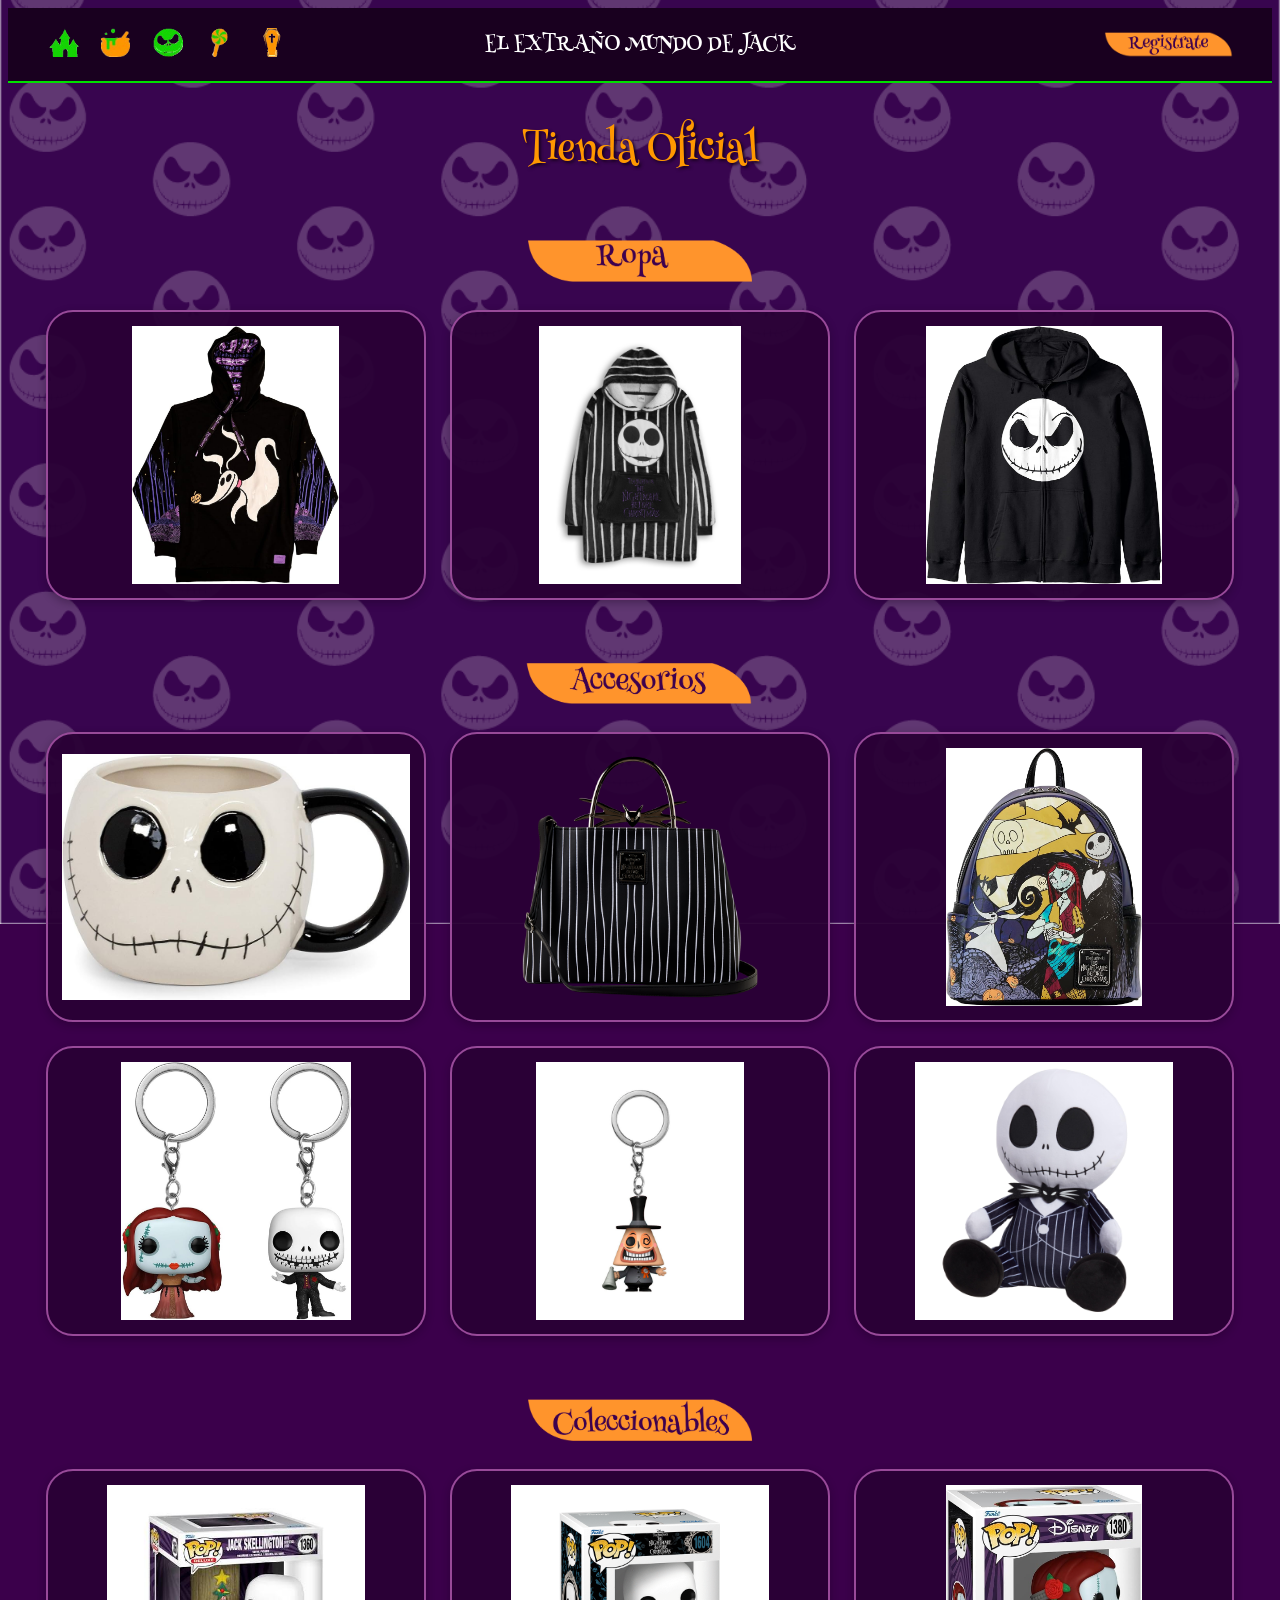
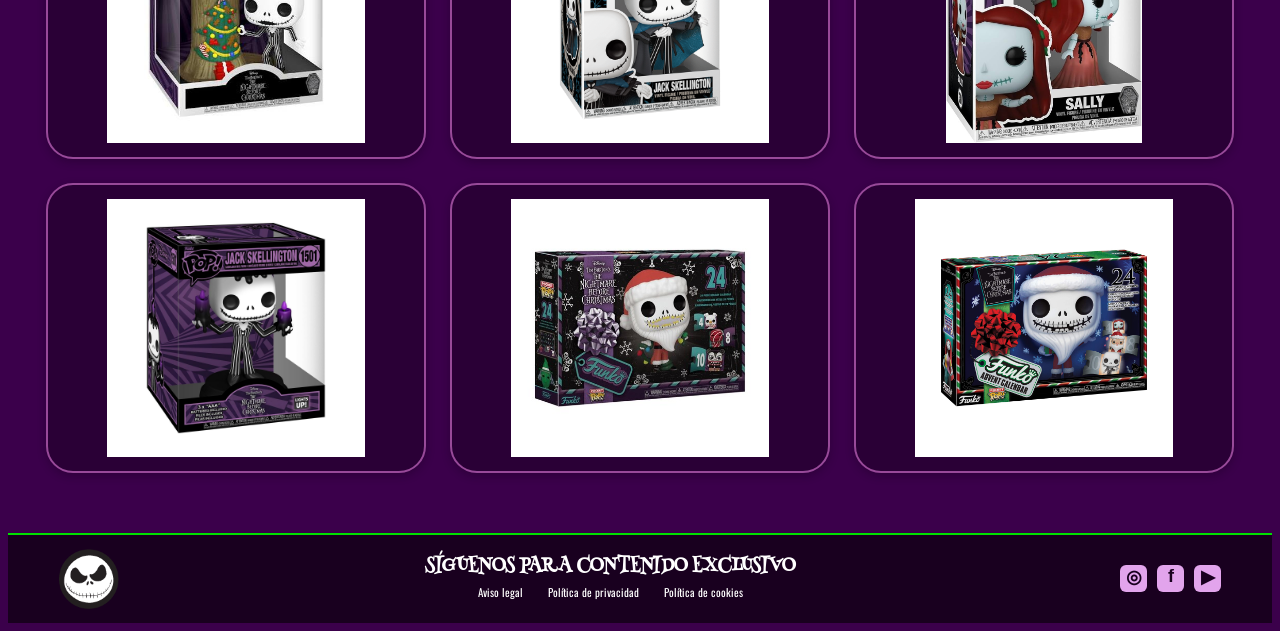
<file: Paginamerch/index.html>
<!DOCTYPE html>
<html lang="es">
<head>
    <meta charset="UTF-8">
    <meta name="viewport" content="width=device-width, initial-scale=1.0">
    <meta name="description" content="Descubre la mercancía de El extraño mundo de Jack.">
    <title>Mercancía | The Nightmare Before Christmas</title>
    <link rel="stylesheet" href="CSS/style.css">
        <link rel="icon" type="image/gif" href="img/jack-icono.png">

</head>

<body>

    <header class="navbar" id="inicio">

      <nav class="brand-icons">
        <a href="../Paginainicio/index.html" data-tooltip="Inicio">
            <img src="Img/Inicio.png" alt="Inicio">
        </a>
        <a href="../paginaproduccion/index.html"  data-tooltip="Producción">
            <img src="Img/Produccion.png" alt="Producción">
        </a>
        <a href="../Paginapersonajes/index.html" data-tooltip="Personajes">
            <img src="Img/Personajes.png" alt="Personajes">
        </a>
        <a href="../Paginamerch/index.html" data-tooltip="Mercancía">
            <img src="Img/Mercancia.png" alt="Mercancía">
        </a>
        <a href="../Paginagaleria/index.html" data-tooltip="Selección">
            <img src="Img/Seleccion.png" alt="Selección">
        </a>
    </nav>

    <h1 class="site-title">EL EXTRAÑO MUNDO DE JACK</h1>

        <a class="register-button" href="index.html#cuestionario">
            <img src="Img/Registrate.png" alt="Regístrate">
        </a>

    </header>


    <main>

        <section class="merch-intro">
            <h2>Tienda Oficial</h2>
        </section>

        <!-- ROPA -->
        <section class="merch-category" id="ropa">

            <img src="Img/Ropa.png" alt="Ropa" class="category-title">

            <div class="product-grid">

                <div class="product-card">
                    <img src="Img/ropa1.jpg" alt="Producto de ropa 1">
                </div>

                <div class="product-card">
                    <img src="Img/ropa2.jpg" alt="Producto de ropa 2">
                </div>

                <div class="product-card">
                    <img src="Img/ropa3.jpg" alt="Producto de ropa 3">
                </div>

            </div>
        </section>


        <!-- ACCESORIOS -->
        <section class="merch-category" id="accesorios">

            <img src="Img/Accesorios.png" alt="Accesorios" class="category-title">

            <div class="product-grid">

                <div class="product-card">
                    <img src="Img/accesorios1.jpg" alt="Accesorio 1">
                </div>

                <div class="product-card">
                    <img src="Img/accesorios2.png" alt="Accesorio 2">
                </div>

                <div class="product-card">
                    <img src="Img/accesorios3.jpg" alt="Accesorio 3">
                </div>

                <div class="product-card">
                    <img src="Img/accesorios4.jpg" alt="Accesorio 4">
                </div>

                <div class="product-card">
                    <img src="Img/accesorios5.jpg" alt="Accesorio 5">
                </div>

                <div class="product-card">
                    <img src="Img/accesorios6.jpg" alt="Accesorio 6">
                </div>

            </div>
        </section>


        <!-- COLECCIONABLES -->
        <section class="merch-category" id="coleccionables">

            <img src="Img/Coleccionables.png" alt="Coleccionables" class="category-title">

            <div class="product-grid">

                <div class="product-card">
                    <img src="Img/coleccionables1.jpg" alt="Coleccionable 1">
                </div>

                <div class="product-card">
                    <img src="Img/coleccionables2.gif" alt="Coleccionable 2">
                </div>

                <div class="product-card">
                    <img src="Img/coleccionables3.jpg" alt="Coleccionable 3">
                </div>

                <div class="product-card">
                    <img src="Img/coleccionables4.jpg" alt="Coleccionable 4">
                </div>

                <div class="product-card">
                    <img src="Img/coleccionables5.jpg" alt="Coleccionable 5">
                </div>

                <div class="product-card">
                    <img src="Img/coleccionables6.jpg" alt="Coleccionable 6">
                </div>

            </div>
        </section>

    </main>


    <footer class="site-footer">

        <img src="Img/jack-icono.png" alt="Calavera decorativa" class="footer-logo">

        <div class="footer-copy">
            <h2>Síguenos para contenido exclusivo</h2>

            <nav class="legal-links" aria-label="Enlaces del sitio">
                <a href="#aviso-legal">Aviso legal</a>
                <a href="#privacidad">Política de privacidad</a>
                <a href="#cookies">Política de cookies</a>
            </nav>
        </div>

        <nav class="social-links" aria-label="Redes sociales">
            <a href="#instagram" aria-label="Instagram">◎</a>
            <a href="#facebook" aria-label="Facebook">f</a>
            <a href="#youtube" aria-label="YouTube">▶</a>
        </nav>

    </footer>

</body>
</html>
</file>
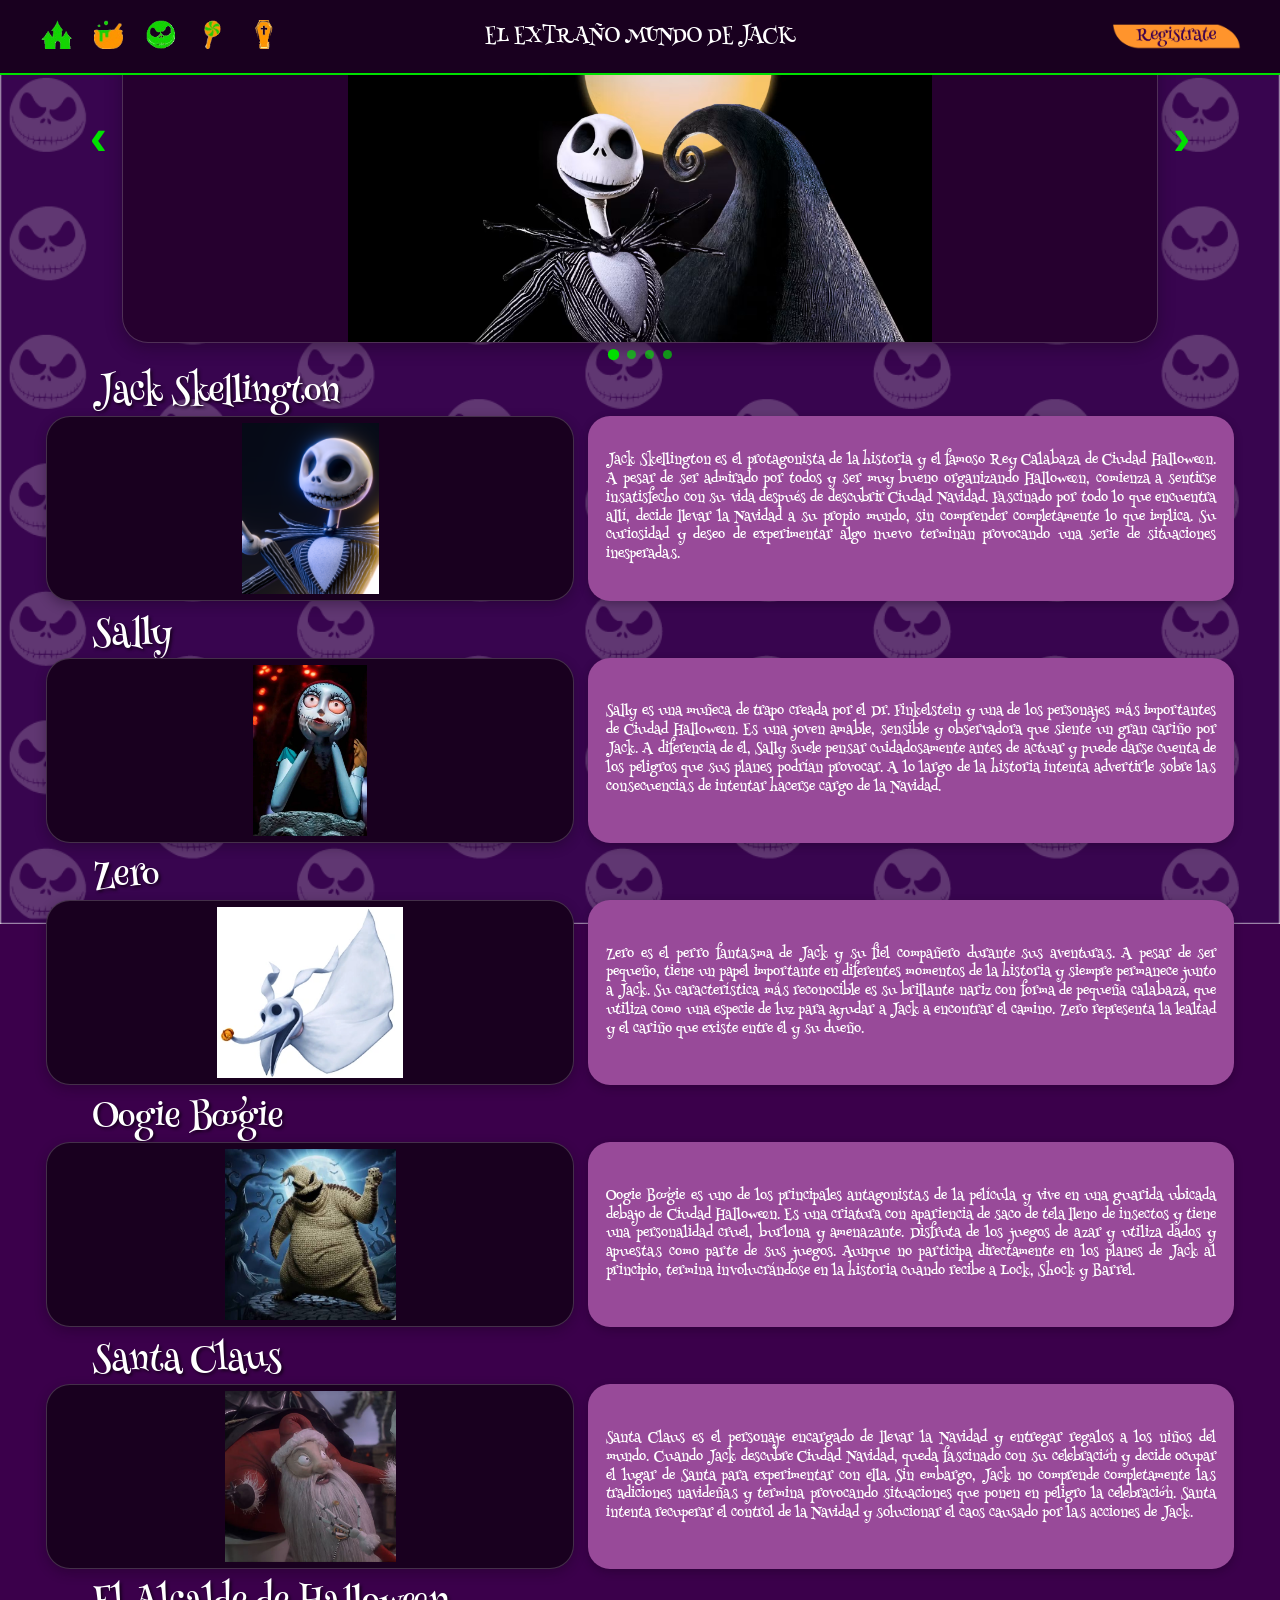
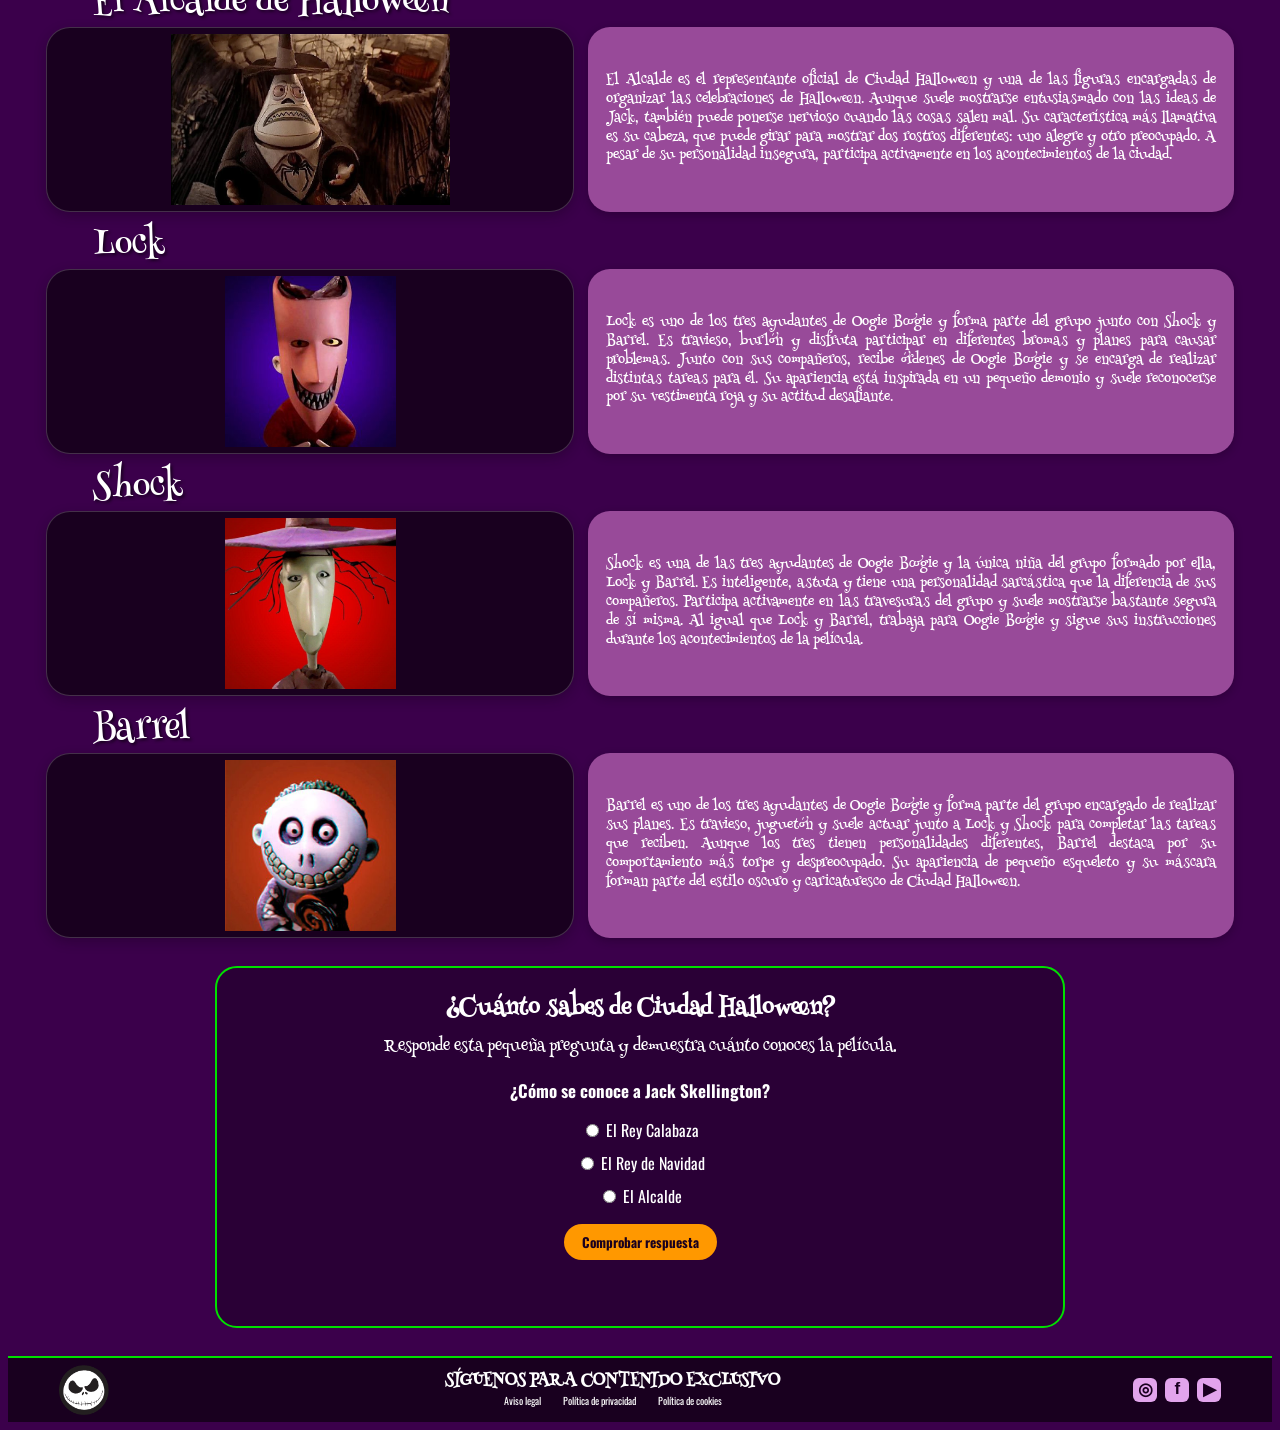
<file: Paginapersonajes/index.html>
<!DOCTYPE html>
<html lang="es">
<head>
    <meta charset="UTF-8">
    <meta name="viewport" content="width=device-width, initial-scale=1.0">
    <title>El extraño mundo de Jack</title>
    <link rel="stylesheet" href="CSS/style.css">
        <link rel="icon" type="image/gif" href="img/jack-icono.png">

</head>
<body>

   <header class="navbar" id="inicio">
   <nav class="brand-icons">
        <a href="../Paginainicio/index.html" data-tooltip="Inicio">
            <img src="Img/Inicio.png" alt="Inicio">
        </a>
        <a href="../paginaproduccion/index.html"  data-tooltip="Producción">
            <img src="Img/Produccion.png" alt="Producción">
        </a>
        <a href="../paginaproduccion/index.html"  data-tooltip="Producción">
            <img src="Img/Personajes.png" alt="Personajes">
        </a>
        <a href="../Paginamerch/index.html" data-tooltip="Mercancía">
            <img src="Img/Mercancia.png" alt="Mercancía">
        </a>
        <a href="../Paginagaleria/index.html" data-tooltip="Selección">
            <img src="Img/Seleccion.png" alt="Selección">
        </a>
    </nav>

    <h1 class="site-title">EL EXTRAÑO MUNDO DE JACK</h1>

    <a class="register-button" href="index.html#cuestionario">
        <img src="Img/Registrate.png" alt="Regístrate">
    </a>
</header>

    <main>
        <section class="hero">
            <button class="carousel-arrow previous" type="button">‹</button>
            <img class="hero-image" src="Img/slide1.avif" alt="El extraño mundo de Jack">
            <button class="carousel-arrow next" type="button">›</button>

            <div class="carousel-dots">
                <button class="dot active"></button>
                <button class="dot"></button>
                <button class="dot"></button>
                <button class="dot"></button>
            </div>
        </section>

        <section class="characters" id="personajes">
            <article class="character">
                <h2>Jack Skellington</h2>
                <div class="character-content">
                    <img src="Img/jack-skellington.png" alt="Jack Skellington">
                    <p>
                        Jack Skellington es el protagonista de la historia y el famoso Rey Calabaza de Ciudad Halloween. A pesar de ser admirado por todos y ser muy bueno organizando Halloween, comienza a sentirse insatisfecho con su vida después de descubrir Ciudad Navidad. Fascinado por todo lo que encuentra allí, decide llevar la Navidad a su propio mundo, sin comprender completamente lo que implica. Su curiosidad y deseo de experimentar algo nuevo terminan provocando una serie de situaciones inesperadas.
                    </p>
                </div>
            </article>

            <article class="character">
                <h2>Sally</h2>
                <div class="character-content">
                    <img src="Img/Sally.jpg" alt="Sally">
                    <p>
                        Sally es una muñeca de trapo creada por el Dr. Finkelstein y una de los personajes más importantes de Ciudad Halloween. Es una joven amable, sensible y observadora que siente un gran cariño por Jack. A diferencia de él, Sally suele pensar cuidadosamente antes de actuar y puede darse cuenta de los peligros que sus planes podrían provocar. A lo largo de la historia intenta advertirle sobre las consecuencias de intentar hacerse cargo de la Navidad.
                    </p>
                </div>
            </article>

            <article class="character">
                <h2>Zero</h2>
                <div class="character-content">
                    <img src="Img/Zero.webp" alt="Zero">
                    <p>
                        Zero es el perro fantasma de Jack y su fiel compañero durante sus aventuras. A pesar de ser pequeño, tiene un papel importante en diferentes momentos de la historia y siempre permanece junto a Jack. Su característica más reconocible es su brillante nariz con forma de pequeña calabaza, que utiliza como una especie de luz para ayudar a Jack a encontrar el camino. Zero representa la lealtad y el cariño que existe entre él y su dueño.
                    </p>
                </div>
            </article>

            <article class="character">
                <h2>Oogie Boogie</h2>
                <div class="character-content">
                    <img src="Img/oogie-bougie.jpg" alt="Oogie Boogie">
                    <p>
                        Oogie Boogie es uno de los principales antagonistas de la película y vive en una guarida ubicada debajo de Ciudad Halloween. Es una criatura con apariencia de saco de tela lleno de insectos y tiene una personalidad cruel, burlona y amenazante. Disfruta de los juegos de azar y utiliza dados y apuestas como parte de sus juegos. Aunque no participa directamente en los planes de Jack al principio, termina involucrándose en la historia cuando recibe a Lock, Shock y Barrel.
                    </p>
                </div>
            </article>

            <article class="character">
                <h2>Santa Claus</h2>
                <div class="character-content">
                    <img src="Img/santa-claus.avif" alt="Santa Claus">
                    <p>
                        Santa Claus es el personaje encargado de llevar la Navidad y entregar regalos a los niños del mundo. Cuando Jack descubre Ciudad Navidad, queda fascinado con su celebración y decide ocupar el lugar de Santa para experimentar con ella. Sin embargo, Jack no comprende completamente las tradiciones navideñas y termina provocando situaciones que ponen en peligro la celebración. Santa intenta recuperar el control de la Navidad y solucionar el caos causado por las acciones de Jack.
                    </p>
                </div>
            </article>

            <article class="character">
                <h2>El Alcalde de Halloween</h2>
                <div class="character-content">
                    <img src="Img/alcalde-halloween.webp" alt="Alcalde de Halloween">
                    <p>
                        El Alcalde es el representante oficial de Ciudad Halloween y una de las figuras encargadas de organizar las celebraciones de Halloween. Aunque suele mostrarse entusiasmado con las ideas de Jack, también puede ponerse nervioso cuando las cosas salen mal. Su característica más llamativa es su cabeza, que puede girar para mostrar dos rostros diferentes: uno alegre y otro preocupado. A pesar de su personalidad insegura, participa activamente en los acontecimientos de la ciudad.
                    </p>
                </div>
            </article>

            <article class="character">
                <h2>Lock</h2>
                <div class="character-content">
                    <img src="Img/lock.jpg" alt="Lock">
                    <p>
                        Lock es uno de los tres ayudantes de Oogie Boogie y forma parte del grupo junto con Shock y Barrel. Es travieso, burlón y disfruta participar en diferentes bromas y planes para causar problemas. Junto con sus compañeros, recibe órdenes de Oogie Boogie y se encarga de realizar distintas tareas para él. Su apariencia está inspirada en un pequeño demonio y suele reconocerse por su vestimenta roja y su actitud desafiante.
                    </p>
                </div>
            </article>

            <article class="character">
                <h2>Shock</h2>
                <div class="character-content">
                    <img src="Img/shock.jpg" alt="Shock">
                    <p>
                        Shock es una de las tres ayudantes de Oogie Boogie y la única niña del grupo formado por ella, Lock y Barrel. Es inteligente, astuta y tiene una personalidad sarcástica que la diferencia de sus compañeros. Participa activamente en las travesuras del grupo y suele mostrarse bastante segura de sí misma. Al igual que Lock y Barrel, trabaja para Oogie Boogie y sigue sus instrucciones durante los acontecimientos de la película.
                    </p>
                </div>
            </article>

            <article class="character">
                <h2>Barrel</h2>
                <div class="character-content">
                    <img src="Img/barrel.jpg" alt="Barrel">
                    <p>
                        Barrel es uno de los tres ayudantes de Oogie Boogie y forma parte del grupo encargado de realizar sus planes. Es travieso, juguetón y suele actuar junto a Lock y Shock para completar las tareas que reciben. Aunque los tres tienen personalidades diferentes, Barrel destaca por su comportamiento más torpe y despreocupado. Su apariencia de pequeño esqueleto y su máscara forman parte del estilo oscuro y caricaturesco de Ciudad Halloween.
                    </p>
                </div>
            </article>
        </section>

        <section class="quiz" id="cuestionario">
            <h2>¿Cuánto sabes de Ciudad Halloween?</h2>
            <p>Responde esta pequeña pregunta y demuestra cuánto conoces la película.</p>

            <form id="quiz-form">
                <h3>¿Cómo se conoce a Jack Skellington?</h3>

                <label>
                    <input type="radio" name="respuesta" value="a">
                    El Rey Calabaza
                </label>

                <label>
                    <input type="radio" name="respuesta" value="b">
                    El Rey de Navidad
                </label>

                <label>
                    <input type="radio" name="respuesta" value="c">
                    El Alcalde
                </label>

                <button type="submit">Comprobar respuesta</button>
                <p class="quiz-result" id="quiz-result"></p>
            </form>
        </section>
    </main>

    <footer class="site-footer">
        <img src="Img/jack-icono.png" alt="Calavera" class="footer-logo">

        <div class="footer-copy">
            <h2>Síguenos para contenido exclusivo</h2>
            <nav class="legal-links">
                <a href="#aviso-legal">Aviso legal</a>
                <a href="#privacidad">Política de privacidad</a>
                <a href="#cookies">Política de cookies</a>
            </nav>
        </div>

        <nav class="social-links">
            <a href="#instagram">◎</a>
            <a href="#facebook">f</a>
            <a href="#youtube">▶</a>
        </nav>
    </footer>

    <script>
        const slides = [
            "Img/slide1.avif",
            "Img/slide2.webp",
            "Img/slide3.webp",
            "Img/slide4.jpg"
        ];

        const heroImage = document.querySelector(".hero-image");
        const dots = document.querySelectorAll(".dot");
        const previous = document.querySelector(".previous");
        const next = document.querySelector(".next");
        let currentSlide = 0;

        function showSlide(index) {
            currentSlide = (index + slides.length) % slides.length;
            heroImage.src = slides[currentSlide];

            dots.forEach((dot, i) => {
                dot.classList.toggle("active", i === currentSlide);
            });
        }

        previous.addEventListener("click", () => {
            showSlide(currentSlide - 1);
        });

        next.addEventListener("click", () => {
            showSlide(currentSlide + 1);
        });

        dots.forEach((dot, i) => {
            dot.addEventListener("click", () => {
                showSlide(i);
            });
        });

        document.getElementById("quiz-form").addEventListener("submit", function(event) {
            event.preventDefault();

            const answer = document.querySelector(
                'input[name="respuesta"]:checked'
            );
            const result = document.getElementById("quiz-result");

            if (!answer) {
                result.textContent = "Selecciona una respuesta antes de continuar.";
            } else if (answer.value === "a") {
                result.textContent = "¡Correcto! Jack es conocido como el Rey Calabaza.";
            } else {
                result.textContent = "¡Inténtalo de nuevo! Pista: así lo llaman en Ciudad Halloween.";
            }
        });
    </script>
</body>
</html>
</file>
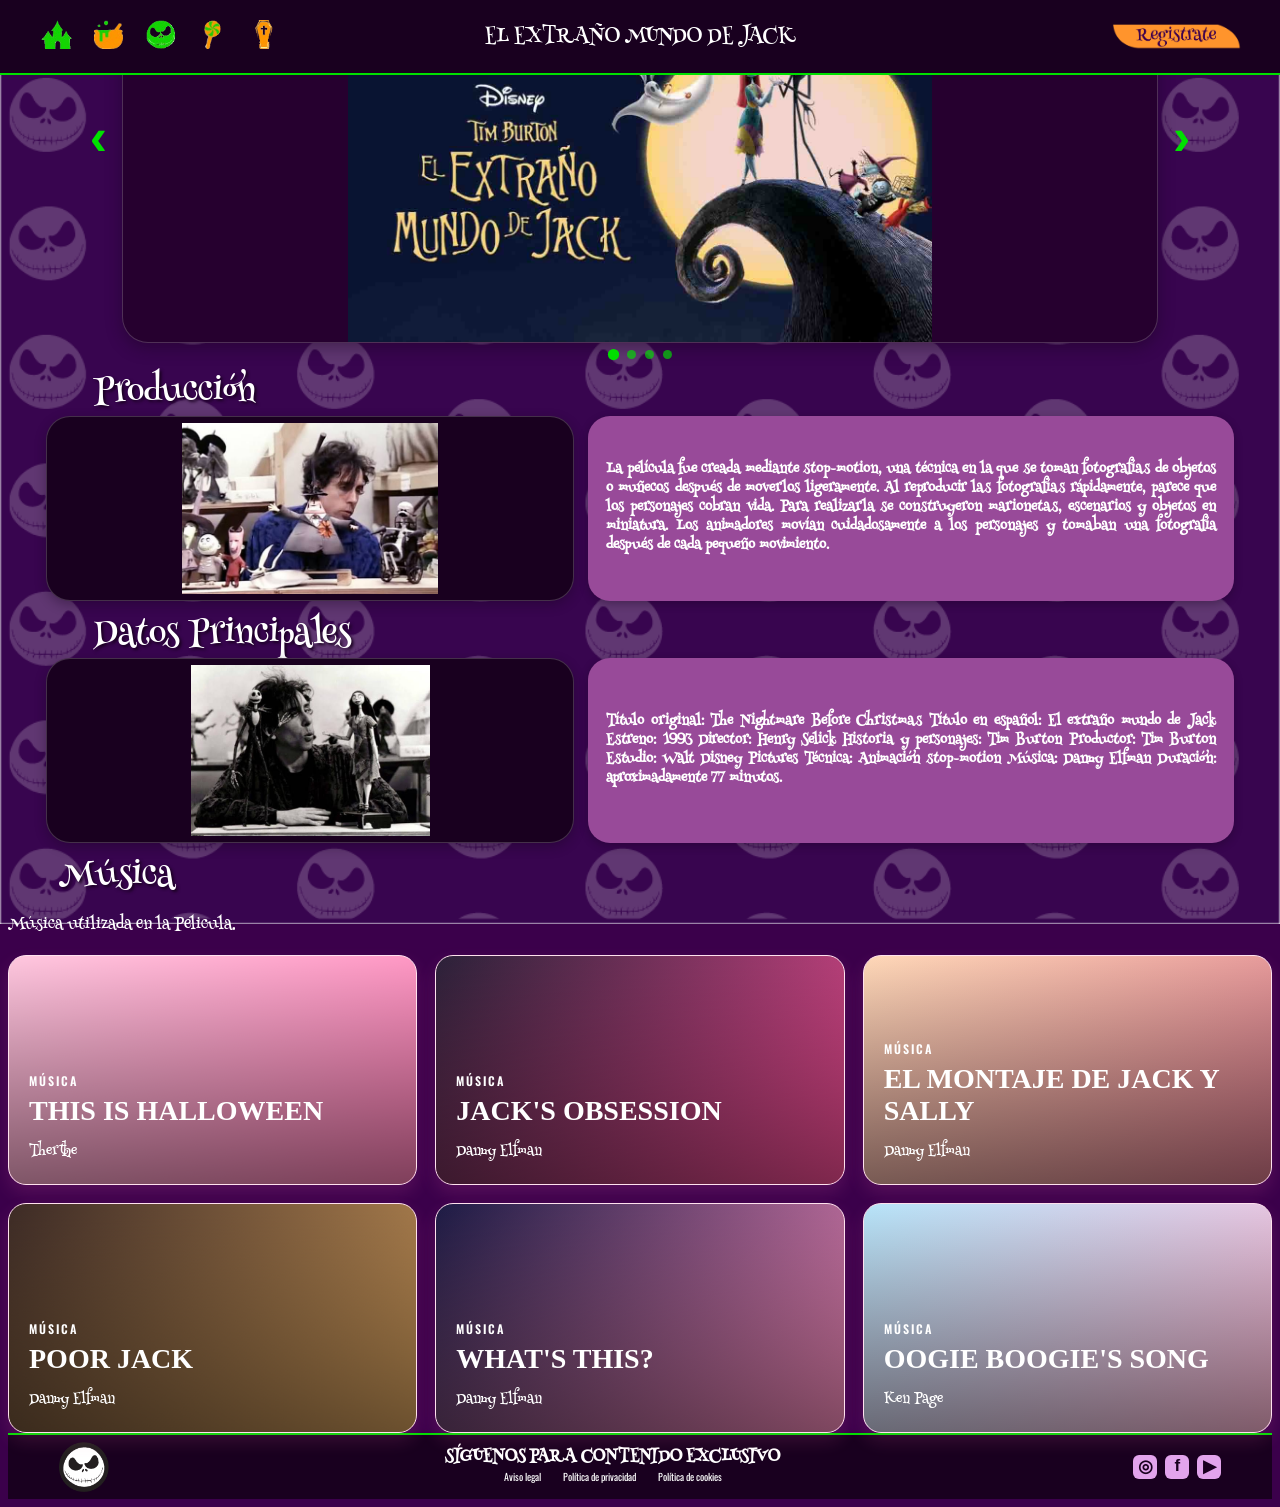
<file: paginaproduccion/index.html>
<!DOCTYPE html>
<html lang="es">
<head>
    <meta charset="UTF-8">
    <meta name="viewport" content="width=device-width, initial-scale=1.0">
    <meta name="description" content="Descubre la mercancía de El extraño mundo de Jack.">
    <title>Mercancía | The Nightmare Before Christmas</title>
    <link rel="stylesheet" href="CSS/style.css">
        <link rel="icon" type="image/gif" href="img/jack-icono.png">

</head>

<body>

    <header class="navbar" id="inicio">

       <nav class="brand-icons">

    <a href="../Paginainicio/index.html" data-tooltip="Inicio">
        <img src="Img/Inicio.png" alt="Inicio">
    </a>

    <a href="../paginaproduccion/index.html"  data-tooltip="Producción">
        <img src="Img/Produccion.png" alt="Producción">
    </a>

    <a href="../Paginapersonajes/index.html"data-tooltip="Personajes">
        <img src="Img/Personajes.png" alt="Personajes">
    </a>

    <a href="../Paginamerch/index.html"data-tooltip="Mercancía">
        <img src="Img/Mercancia.png" alt="Mercancía">
    </a>

    <a href="../Paginagaleria/index.html"data-tooltip="Selección">
        <img src="Img/Seleccion.png" alt="Selección">
    </a>
    

</nav>

    <h1 class="site-title">EL EXTRAÑO MUNDO DE JACK</h1>

        <a class="register-button" href="index.html#cuestionario">
            <img src="Img/Registrate.png" alt="Regístrate">
        </a>

    </header>


    <main>
        <section class="hero">
            <button class="carousel-arrow previous" type="button">‹</button>
            <img class="hero-image" src="Img/slide1.jpg" alt="El extraño mundo de Jack">
            <button class="carousel-arrow next" type="button">›</button>

            <div class="carousel-dots">
                <button class="dot active"></button>
                <button class="dot"></button>
                <button class="dot"></button>
                <button class="dot"></button>
            </div>
        </section>
<section class="characters" id="Producción">
            <article class="character">
                <h2>Producción</h2>
                <div class="character-content">
                    <img src="Img/slide3.jpeg" alt="Producción">
                    <p>
                       La película fue creada mediante stop-motion, una técnica
en la que se toman fotografías de objetos o muñecos
después de moverlos ligeramente. Al reproducir las
fotografías rápidamente, parece que los personajes cobran
vida.
Para realizarla se construyeron marionetas, escenarios y
objetos en miniatura. Los animadores movían cuidadosamente
a los personajes y tomaban una fotografía después de cada
pequeño movimiento.
                    </p>
                </div>
            </article>

            <article class="character">
                <h2>Datos Principales</h2>
                <div class="character-content">
                    <img src="Img/slide4.jpeg" alt="Datos">
                    <p>
                     Título original: The Nightmare Before Christmas Título en español: El extraño mundo de Jack
Estreno: 1993
Director: Henry Selick
Historia y personajes: Tim Burton
Productor: Tim Burton
Estudio: Walt Disney Pictures
Técnica: Animación stop-motion
Música: Danny Elfman
Duración: aproximadamente 77 minutos.
                    </p>
                </div>
                
            
</main>
<!-- ESTILOS VISUALES -->
<section id="musica" class="gallery-section">
<article class="character">
                <h2>Música</h2>
            </article>
   

    <p class="section-description">
        Música utilizada en la Pelicula.
    </p>

    <div class="style-gallery">

        <article class="style-card soft-pop">
            <div>
                <span>Música</span>
                <h3>THIS IS HALLOWEEN</h3>
                <p>Therthe</p>
            </div>
        </article>

        <article class="style-card urban-night">
            <div>
                <span>Música</span>
                <h3>JACK'S OBSESSION</h3>
                <p>Danny Elfman</p>
            </div>
        </article>

        <article class="style-card indie-soft">
            <div>
                <span>Música</span>
                <h3>EL MONTAJE DE JACK Y SALLY</h3>
                <p>Danny Elfman</p>
            </div>
        </article>

        <article class="style-card retro-records">
            <div>
                <span>Música</span>
                <h3>POOR JACK</h3>
                <p>Danny Elfman</p>
            </div>
        </article>

        <article class="style-card concert-glow">
            <div>
                <span>Música</span>
                <h3>WHAT'S THIS?</h3>
                <p>Danny Elfman</p>
            </div>
        </article>

        <article class="style-card playlist-mood">
            <div>
                <span>Música</span>
                <h3>OOGIE BOOGIE'S SONG</h3>
                <p>Ken Page</p>
            </div>
        </article>

    </div>

</section>


    <footer class="site-footer">

        <img src="Img/jack-icono.png" alt="Calavera decorativa" class="footer-logo">

        <div class="footer-copy">
            <h2>Síguenos para contenido exclusivo</h2>

            <nav class="legal-links" aria-label="Enlaces del sitio">
                <a href="#aviso-legal">Aviso legal</a>
                <a href="#privacidad">Política de privacidad</a>
                <a href="#cookies">Política de cookies</a>
            </nav>
        </div>

        <nav class="social-links" aria-label="Redes sociales">
            <a href="#instagram" aria-label="Instagram">◎</a>
            <a href="#facebook" aria-label="Facebook">f</a>
            <a href="#youtube" aria-label="YouTube">▶</a>
        </nav>

    </footer>
     <script>
        const slides = [
            "Img/slide1.jpg",
            "Img/slide2.jpeg",
            "Img/slide3.jpeg",
            "Img/slide4.jpeg"
        ];

        const heroImage = document.querySelector(".hero-image");
        const dots = document.querySelectorAll(".dot");
        const previous = document.querySelector(".previous");
        const next = document.querySelector(".next");
        let currentSlide = 0;

        function showSlide(index) {
            currentSlide = (index + slides.length) % slides.length;
            heroImage.src = slides[currentSlide];

            dots.forEach((dot, i) => {
                dot.classList.toggle("active", i === currentSlide);
            });
        }

        previous.addEventListener("click", () => {
            showSlide(currentSlide - 1);
        });

        next.addEventListener("click", () => {
            showSlide(currentSlide + 1);
        });

        dots.forEach((dot, i) => {
            dot.addEventListener("click", () => {
                showSlide(i);
            });
        });
        </script>

</body>
</html>
</file>
<file: Paginamerch/CSS/style.css>
/* FUENTES */

@font-face {
    font-family: "Henny Penny";
    src: url("../Fonts/HennyPenny-Regular.ttf") format("truetype");
}

@font-face {
    font-family: "Oswald";
    src: url("../Fonts/Oswald-VariableFont_wght.ttf") format("truetype");
}


/* COLORES */

:root {
    --morado-oscuro: #19001f;
    --morado: #3b004b;
    --morado-claro: #984a99;
    --verde: #00e000;
    --blanco: #fff;
    --naranja: #ff9800;
}

* {
    box-sizing: border-box;
}

html {
    scroll-behavior: smooth;
}

body {
    color: var(--blanco);
    background-color: var(--morado);   
  background-image: url("../Img/Fondo.png");
           background-size: cover;
           background-position: center;
           background-repeat: no-repeat;
           background-attachment: fixed;
           min-height: 100vh;
           font-family: "Oswald", Arial, sans-serif;
       }
 

a {
    color: inherit;
    text-decoration: none;
}


/* MENU */

.navbar {
    position: sticky;
    top: 0;
    z-index: 10;
    min-height: 42px;
    padding: 5px 2%;
    display: grid;
    grid-template-columns: 1fr 1.5fr 1fr;
    align-items: center;
    gap: 15px;
    background-color: var(--morado-oscuro);
    border-bottom: 2px solid var(--verde);
}

.brand-icons {
    display: flex;
    align-items: center;
    gap: 12px;
}

.brand-icons img {
    width: 30px;
    height: 22px;
    object-fit: contain;
    transition: transform .2s;
}

.brand-icons img:hover {
    transform: scale(1.12);
}

.site-title {
    margin: 0;
    text-align: center;
    text-transform: uppercase;
    font-family: "Henny Penny", Georgia, serif;
    font-size: clamp(10px, 1.3vw, 16px);
    font-weight: 400;
}

.register-button {
    justify-self: end;
    display: inline-block;
}

.register-button img {
    display: block;
    width: 110px;
    height: auto;
    object-fit: contain;
    transition: transform .25s;
}

.register-button:hover img {
    transform: scale(1.06);
}


/* HEADER DE MERCANCIA */

.merch-header {
    width: 100%;
    margin: 0 auto;
}

.merch-header img {
    display: block;
    width: 100%;
    max-height: 230px;
    object-fit: cover;
}


/* INTRODUCCION */

.merch-intro {
    width: min(90%, 950px);
    margin: 25px auto 35px;
    text-align: center;
}

.merch-intro h2 {
    margin: 0 0 10px;
    color: var(--naranja);
    font-family: "Henny Penny", Georgia, serif;
    font-size: clamp(25px, 3vw, 34px);
    font-weight: 400;
    text-shadow: 2px 2px 3px #18001e;
}

.merch-intro p {
    max-width: 750px;
    margin: auto;
    padding: 12px 20px;
    border-radius: 22px;
    background-color: var(--morado-claro);
    font-size: clamp(13px, 1.3vw, 16px);
    line-height: 1.4;
    text-align: center;
}


/* CATEGORIAS */

.merch-category {
    width: min(92%, 1100px);
    margin: 35px auto 45px;
    scroll-margin-top: 65px;
}

.merch-category h2 {
    margin: 0 0 18px 2%;
    color: var(--verde);
    font-family: "Henny Penny", Georgia, serif;
    font-size: clamp(24px, 3vw, 32px);
    font-weight: 400;
    text-shadow: 2px 2px 3px #18001e;
}


/* PRODUCTOS */

.product-grid {
    display: grid;
    grid-template-columns: repeat(3, 1fr);
    gap: 18px;
}

.product-card {
    height: 245px;
    padding: 12px;
    display: flex;
    justify-content: center;
    align-items: center;
    overflow: hidden;
    border: 2px solid var(--morado-claro);
    border-radius: 25px;
    background-color: #290035eF;
    box-shadow: 0 3px 8px #16001c55;
    transition: transform .25s, border-color .25s;
}

.product-card:hover {
    transform: translateY(-5px);
    border-color: var(--verde);
}

.product-card img {
    display: block;
    width: 100%;
    height: 100%;
    object-fit: contain;
    transition: transform .3s;
}

.product-card:hover img {
    transform: scale(1.04);
}


/* FOOTER ORIGINAL */

.site-footer {
    min-height: 65px;
    display: grid;
    grid-template-columns: 55px 1fr 110px;
    align-items: center;
    gap: 15px;
    padding: 7px 4%;
    border-top: 2px solid var(--verde);
    background-color: var(--morado-oscuro);
    text-align: center;
}

.footer-logo {
    display: block;
    width: 50px;
    height: 50px;
    object-fit: contain;
}

.footer-copy h2 {
    margin: 0 0 4px;
    font-family: "Henny Penny", Georgia, serif;
    font-size: 16px;
    line-height: 1;
    text-transform: uppercase;
}

.legal-links {
    display: flex;
    justify-content: center;
    gap: 22px;
    font-size: 10px;
}

.legal-links a:hover {
    color: var(--verde);
}

.social-links {
    display: flex;
    justify-content: end;
    gap: 8px;
}

.social-links a {
    display: inline-block;
    width: 24px;
    height: 24px;
    padding-top: 1px;
    border-radius: 6px;
    color: var(--morado-oscuro);
    background-color: #e2a4ec;
    font-family: Arial, sans-serif;
    font-size: 17px;
    font-weight: bold;
    text-align: center;
    transition: transform .2s;
}

.social-links a:hover {
    transform: rotate(10deg) scale(1.12);
}


/* ANIMACION */

@keyframes aparecer {
    from {
        opacity: 0;
        transform: translateY(8px);
    }

    to {
        opacity: 1;
        transform: translateY(0);
    }
}


/* TABLET Y MOVIL */

@media (max-width: 650px) {

    .navbar {
        grid-template-columns: 1fr auto;
        gap: 7px;
        padding: 5px 4%;
    }

    .brand-icons {
        gap: 7px;
    }

    .brand-icons img {
        width: 24px;
    }

    .site-title {
        grid-row: 2;
        grid-column: 1 / -1;
        font-size: 11px;
        padding-bottom: 3px;
    }

    .register-button img {
        width: 85px;
    }

    .merch-header img {
        max-height: 150px;
    }

    .merch-intro {
        margin: 20px auto 28px;
    }

    .merch-category {
        margin: 28px auto 35px;
    }

    .product-grid {
        grid-template-columns: repeat(2, 1fr);
        gap: 12px;
    }

    .product-card {
        height: 190px;
        padding: 8px;
        border-radius: 18px;
    }

    .site-footer {
        grid-template-columns: 38px 1fr 70px;
        gap: 7px;
        padding-inline: 3%;
    }

    .footer-logo {
        width: 36px;
        height: 36px;
    }

    .footer-copy h2 {
        font-size: 12px;
    }

    .legal-links {
        flex-wrap: wrap;
        gap: 3px 10px;
        font-size: 9px;
    }

    .social-links {
        gap: 4px;
    }

    .social-links a {
        width: 20px;
        height: 20px;
        font-size: 14px;
    }
}


@media (max-width: 420px) {

    .product-grid {
        grid-template-columns: 1fr;
    }

    .product-card {
        height: 230px;
    }

}


/* =================================
   AJUSTES DE TAMAÑO - MERCANCIA
================================= */


/* MENU SUPERIOR / HEADER */

.navbar {
    min-height: 75px;
    padding: 12px 3%;
    grid-template-columns: 1fr 1.5fr 1fr;
    gap: 20px;
}

.brand-icons {
    gap: 16px;
}

.brand-icons img {
    width: 36px;
    height: 29px;
}

.site-title {
    font-size: clamp(14px, 1.7vw, 20px);
}

.register-button img {
    width: 130px;
}


/* INTRODUCCION */

.merch-intro {
    width: min(92%, 1000px);
    margin: 35px auto 45px;
}

.merch-intro h2 {
    font-size: clamp(28px, 3.2vw, 38px);
    margin-bottom: 15px;
}

.merch-intro p {
    max-width: 850px;
    padding: 16px 25px;
    font-size: clamp(14px, 1.4vw, 17px);
    line-height: 1.5;
}


/* SECCIONES */

.merch-category {
    width: min(94%, 1200px);
    margin: 45px auto 60px;
}

.merch-category h2 {
    font-size: clamp(27px, 3.2vw, 36px);
    margin-bottom: 22px;
}


/* CUADRICULA DE PRODUCTOS */

.product-grid {
    gap: 24px;
}

.product-card {
    height: 290px;
    padding: 14px;
    border-radius: 27px;
}

.product-card img {
    width: 100%;
    height: 100%;
    object-fit: contain;
}


/* FOOTER */

.site-footer {
    min-height: 90px;
    grid-template-columns: 65px 1fr 125px;
    gap: 20px;
    padding: 13px 4%;
}

.footer-logo {
    width: 60px;
    height: 60px;
}

.footer-copy h2 {
    font-size: 18px;
    margin-bottom: 8px;
}

.legal-links {
    gap: 25px;
    font-size: 11px;
}

.social-links {
    gap: 10px;
}

.social-links a {
    width: 27px;
    height: 27px;
    font-size: 18px;
}


/* TABLET Y MOVIL */

@media (max-width: 650px) {

    .navbar {
        min-height: 65px;
        grid-template-columns: 1fr auto;
        padding: 9px 3%;
        gap: 10px;
    }

    .brand-icons {
        gap: 9px;
    }

    .brand-icons img {
        width: 28px;
        height: 25px;
    }

    .site-title {
        font-size: 12px;
        padding-bottom: 5px;
    }

    .register-button img {
        width: 95px;
    }

    .merch-intro {
        margin: 28px auto 35px;
    }

    .merch-intro p {
        padding: 13px 16px;
    }

    .merch-category {
        width: 93%;
        margin: 35px auto 45px;
    }

    .merch-category h2 {
        font-size: 27px;
    }

    .product-grid {
        grid-template-columns: repeat(2, 1fr);
        gap: 16px;
    }

    .product-card {
        height: 220px;
        padding: 9px;
        border-radius: 20px;
    }

    .site-footer {
        min-height: 80px;
        grid-template-columns: 42px 1fr 75px;
        gap: 8px;
        padding: 10px 3%;
    }

    .footer-logo {
        width: 40px;
        height: 40px;
    }

    .footer-copy h2 {
        font-size: 13px;
    }

    .legal-links {
        gap: 4px 10px;
        font-size: 9px;
    }

    .social-links {
        gap: 4px;
    }

    .social-links a {
        width: 21px;
        height: 21px;
        font-size: 14px;
    }
}


/* PANTALLAS PEQUEÑAS */

@media (max-width: 420px) {

    .product-grid {
        grid-template-columns: 1fr;
    }

    .product-card {
        height: 250px;
    }

    .brand-icons {
        gap: 6px;
    }

    .brand-icons img {
        width: 24px;
    }

}

.merch-intro p {
    max-width: 950px;
    min-height: 90px;
    padding: 25px 35px;
    font-size: 17px;
    line-height: 1.6;
}


/* TITULOS DE CATEGORIAS EN PNG */
.category-title {
    display: block;
    width: 230px;
    height: auto;
    margin: 0 auto 25px;
    object-fit: contain;
}

/* ESPACIO DE LAS CATEGORIAS */
.merch-category {
    margin-top: 50px;
    margin-bottom: 60px;
}

/* AJUSTE PARA PANTALLAS PEQUEÑAS */
@media (max-width: 650px) {
    .category-title {
        width: 190px;
        margin-bottom: 20px;
    }
}

/* TEXTO ICONOS */
.brand-icons a {
    position: relative;
}

.brand-icons a::after {
    content: attr(data-tooltip);
    position: absolute;
    top: 120%;
    left: 50%;
    transform: translateX(-50%);

    background-color: #19001f;
    color: white;
    padding: 6px 12px;
    border-radius: 6px;

    font-family: "Oswald", sans-serif;
    font-size: 13px;
    white-space: nowrap;

    opacity: 0;
    visibility: hidden;
    transition: 0.3s;
    z-index: 100;
}

/* MOSTRAR TEXTO CURSOR */
.brand-icons a:hover::after {
    opacity: 1;
    visibility: visible;
}

/* Tipografía de lectura compartida para mantener la unidad entre páginas */
p,
li {
    font-family: "Henny Penny", Georgia, serif;
    font-size: 16px;
    line-height: 1.6;
}
</file>
<file: Paginapersonajes/CSS/style.css>
@font-face {
  font-family: "Henny Penny";
  src: url("../Fonts/HennyPenny-Regular.ttf") format("truetype");
}

@font-face {
  font-family: "Oswald";
  src: url("../Fonts/Oswald-VariableFont_wght.ttf") format("truetype");
}

:root {
  --morado-oscuro: #19001f;
  --morado: #3b004b;
  --morado-claro: #984a99;
  --verde: #00e000;
  --blanco: #fff;
  --naranja: #ff9800;
}

* { box-sizing: border-box; }
html { scroll-behavior: smooth; }

body {
    color: var(--blanco);
    background-color: var(--morado);   
  background-image: url("../Img/Fondo.png");
           background-size: cover;
           background-position: center;
           background-repeat: no-repeat;
           background-attachment: fixed;
           min-height: 100vh;
           font-family: "Oswald", Arial, sans-serif;
       }
 


a {
  color: inherit;
  text-decoration: none;
}

.navbar {
    position: fixed;
    top: 0; 
    left: 0 !important;             
    right: 0 !important;            
    width: 100% !important;          
    z-index: 10;
    min-height: 75px;
    padding: 12px 3%;
    display: grid;
    grid-template-columns: 1fr 1.5fr 1fr;
    align-items: center;
    gap: 20px;
    background-color: var(--morado-oscuro); 
    border-bottom: 2px solid var(--verde);  

}

.brand-icons {
    display: flex;
    align-items: center;
    gap: 16px;
}

.brand-icons img {
    width: 36px;
    height: 29px;
    object-fit: contain;
    transition: transform .2s; 
}


.brand-icons img:hover {
    transform: scale(1.12);
}


.site-title {
    margin: 0;
    text-align: center;
    text-transform: uppercase;
    font-family: "Henny Penny", Georgia, serif;
    font-size: clamp(14px, 1.7vw, 20px);
    font-weight: 400;
}

.register-button {
    justify-self: end;
    display: inline-block;
}

.register-button img {
    display: block;
    width: 130px;
    height: auto;
    object-fit: contain;
    transition: transform .25s;
}

.register-button:hover img {
    transform: scale(1.06); 
}

.brand-icons a {
    position: relative;
}

.brand-icons a::after {
    content: attr(data-tooltip);
    position: absolute;
    top: 120%;
    left: 50%;
    transform: translateX(-50%);

    background-color: #19001f; 
    color: white;
    padding: 6px 12px;
    border-radius: 6px;

    font-family: "Oswald", sans-serif;
    font-size: 13px;
    white-space: nowrap;

    opacity: 0;
    visibility: hidden;
    transition: 0.3s; /* Animación de aparición */
    z-index: 100;
}

.brand-icons a:hover::after {
    opacity: 1;
    visibility: visible;
}










* {
    box-sizing: border-box;
}

html {
    scroll-behavior: smooth;
}

body {
    color: var(--blanco);
    background-color: var(--morado);   
  background-image: url("../Img/Fondo.png");
           background-size: cover;
           background-position: center;
           background-repeat: no-repeat;
           background-attachment: fixed;
           min-height: 100vh;
           font-family: "Oswald", Arial, sans-serif;
       }
 

a {
    color: inherit;
    text-decoration: none;
}

.hero {
  width: min(82%, 1120px);
  margin: 13px auto 15px;
  position: relative;
}

.hero-image {
  display: block;
  width: 100%;
  height: clamp(220px, 28vw, 330px);
  object-fit: contain;
  object-position: center;
  border: 1px solid #ffffff30;
  border-radius: 26px;
  background-color: #26002f;
  box-shadow: 0 5px 16px #16001c66;
  animation: aparecer .55s ease;
}

.carousel-arrow {
  position: absolute;
  z-index: 1;
  top: 28%;
  border: 0;
  background: transparent;
  color: var(--verde);
  font-size: 52px;
  line-height: 1;
  font-weight: bold;
  cursor: pointer;
  transition: transform .2s;
}

.carousel-arrow:hover {
  transform: scale(1.25);
}

.previous { left: -38px; }
.next { right: -38px; }

.carousel-dots {
  display: flex;
  justify-content: center;
  gap: 9px;
  padding-top: 7px;
}

.dot {
  width: 9px;
  height: 9px;
  padding: 0;
  border: 0;
  border-radius: 50%;
  background: var(--verde);
  opacity: .65;
  cursor: pointer;
}

.dot.active {
  opacity: 1;
  transform: scale(1.25);
}

.characters {
  width: 94%;
  max-width: 1280px;
  margin: 0 auto;
}

.character {
  margin: 0 0 15px;
}

.character h2 {
  margin: 0 0 3px 4%;
  font-family: "Henny Penny", Georgia, serif;
  font-size: clamp(23px, 3vw, 34px);
  line-height: 1.15;
  font-weight: 400;
  text-shadow: 2px 2px 3px #18001e;
}

.character-content {
  display: grid;
  grid-template-columns: .9fr 1.1fr;
  align-items: stretch;
  gap: 14px;
}

.character-content img {
  display: block;
  width: 100%;
  height: clamp(155px, 16vw, 185px);
  object-fit: contain;
  object-position: center;
  padding: 6px;
  border: 1px solid #ffffff30;
  border-radius: 24px;
  background-color: var(--morado-oscuro);
  box-shadow: 0 4px 12px #16001c55;
  transition: transform .3s, filter .3s, box-shadow .3s;
}

.character-content img:hover {
  transform: scale(1.02);
  filter: brightness(1.08);
  box-shadow: 0 7px 18px #16001c88;
}

.character-content p {
  display: flex;
  align-items: center;
  margin: 0;
  padding: 14px 18px;
  min-height: clamp(155px, 16vw, 185px);
  border-radius: 22px;
  background-color: var(--morado-claro);
  font-family: "Henny Penny", Georgia, serif;
  font-size: 14px;
  font-weight: 400;
  line-height: 1.35;
  text-align: justify;
  box-shadow: 0 3px 8px #16001c55;
}

/* CUESTIONARIO */
.quiz {
  width: min(92%, 850px);
  margin: 28px auto;
  padding: 20px;
  text-align: center;
  border: 2px solid var(--verde);
  border-radius: 22px;
  background-color: #290035ef;
}

.quiz h2 {
  margin: 0 0 5px;
  font-family: "Henny Penny", Georgia, serif;
  font-size: 23px;
}

.quiz p {
  margin: 5px 0 12px;
}

.quiz form {
  display: flex;
  flex-direction: column;
  align-items: center;
  gap: 9px;
}

.quiz h3 {
  margin: 6px 0;
  font-size: 17px;
}

.quiz label {
  display: inline-block;
}

.quiz button {
  margin-top: 7px;
  padding: 8px 18px;
  border: 0;
  border-radius: 18px;
  color: var(--morado-oscuro);
  background-color: var(--naranja);
  font-family: inherit;
  font-weight: 700;
  cursor: pointer;
  transition: transform .2s, background-color .2s;
}

.quiz button:hover {
  transform: scale(1.05);
  background-color: #ffc04d;
}

.quiz-result {
  min-height: 20px;
  font-weight: bold;
}

/* PIE DE PÁGINA */
.site-footer {
  min-height: 65px;
  display: grid;
  grid-template-columns: 55px 1fr 110px;
  align-items: center;
  gap: 15px;
  padding: 7px 4%;
  border-top: 2px solid var(--verde);
  background-color: var(--morado-oscuro);
  text-align: center;
}

.footer-logo {
  display: block;
  width: 50px;
  height: 50px;
  object-fit: contain;
}

.footer-copy h2 {
  margin: 0 0 4px;
  font-family: "Henny Penny", Georgia, serif;
  font-size: 16px;
  line-height: 1;
  text-transform: uppercase;
}

.legal-links {
  display: flex;
  justify-content: center;
  gap: 22px;
  font-size: 10px;
}

.legal-links a:hover {
  color: var(--verde);
}

.social-links {
  display: flex;
  justify-content: end;
  gap: 8px;
}

.social-links a {
  display: inline-block;
  width: 24px;
  height: 24px;
  padding-top: 1px;
  border-radius: 6px;
  color: var(--morado-oscuro);
  background-color: #e2a4ec;
  font-family: Arial, sans-serif;
  font-size: 17px;
  font-weight: bold;
  text-align: center;
  transition: transform .2s;
}

.social-links a:hover {
  transform: rotate(10deg) scale(1.12);
}

@keyframes aparecer {
  from {
    opacity: 0;
    transform: translateY(8px);
  }

  to {
    opacity: 1;
    transform: translateY(0);
  }
}

/* DISEÑO PARA CELULARES */
@media (max-width: 650px) {
  .navbar {
    grid-template-columns: 1fr auto;
    gap: 7px;
    padding: 5px 4%;
  }

  .brand-icons { gap: 7px; }

  .brand-icons img {
    width: 24px;
    height: 24px;
  }

  .site-title {
    grid-row: 2;
    grid-column: 1 / -1;
    font-size: 11px;
    padding-bottom: 3px;
  }

  .register-button {
    padding: 3px 14px 4px;
    font-size: 12px;
  }

  .hero {
    width: 84%;
    margin-top: 12px;
  }

.hero-image {
  height: 190px;
  border-radius: 20px;
}

  .carousel-arrow {
    top: 25%;
    font-size: 43px;
  }

  .previous { left: -27px; }
  .next { right: -27px; }

  .characters { width: 92%; }
  .character { margin-bottom: 16px; }

  .character h2 {
    margin-left: 5%;
    font-size: 25px;
  }

  .character-content {
    grid-template-columns: 1fr;
    gap: 8px;
  }

.character-content img {
  height: clamp(155px, 42vw, 190px);
  border-radius: 22px;
}

  .character-content p {
    min-height: auto;
    padding: 12px 15px;
    font-size: 13px;
    line-height: 1.4;
  }

  .quiz { padding: 16px 12px; }
  .quiz h2 { font-size: 19px; }

  .site-footer {
    grid-template-columns: 38px 1fr 70px;
    gap: 7px;
    padding-inline: 3%;
  }

  .footer-logo {
    width: 36px;
    height: 36px;
  }

  .footer-copy h2 { font-size: 12px; }

  .legal-links {
    flex-wrap: wrap;
    gap: 3px 10px;
    font-size: 9px;
  }

  .social-links { gap: 4px; }

  .social-links a {
    width: 20px;
    height: 20px;
    font-size: 14px;
  }
}
/* Tipografía de lectura compartida para mantener la unidad entre páginas */
p,
li {
    font-family: "Henny Penny", Georgia, serif;
    font-size: 16px;
    line-height: 1.6;
}
</file>
<file: paginaproduccion/CSS/style.css>
@font-face {
  font-family: "Henny Penny";
  src: url("../Fonts/HennyPenny-Regular.ttf") format("truetype");
}

@font-face {
  font-family: "Oswald";
  src: url("../Fonts/Oswald-VariableFont_wght.ttf") format("truetype");
}

:root {
  --morado-oscuro: #19001f;
  --morado: #3b004b;
  --morado-claro: #984a99;
  --verde: #00e000;
  --blanco: #fff;
  --naranja: #ff9800;
}

* { box-sizing: border-box; }
html { scroll-behavior: smooth; }

body {
    color: var(--blanco);
    background-color: var(--morado);   
  background-image: url("../Img/Fondo.png");
           background-size: cover;
           background-position: center;
           background-repeat: no-repeat;
           background-attachment: fixed;
           min-height: 100vh;
           font-family: "Oswald", Arial, sans-serif;
       }
 
a {
  color: inherit;
  text-decoration: none;
}




.navbar {
    position: fixed;
    top: 0; 
    left: 0 !important;             
    right: 0 !important;            
    width: 100% !important;          
    z-index: 10;
    min-height: 75px;
    padding: 12px 3%;
    display: grid;
    grid-template-columns: 1fr 1.5fr 1fr;
    align-items: center;
    gap: 20px;
    background-color: var(--morado-oscuro); 
    border-bottom: 2px solid var(--verde);  

}

.brand-icons {
    display: flex;
    align-items: center;
    gap: 16px;
}

.brand-icons img {
    width: 36px;
    height: 29px;
    object-fit: contain;
    transition: transform .2s; 
}


.brand-icons img:hover {
    transform: scale(1.12);
}


.site-title {
    margin: 0;
    text-align: center;
    text-transform: uppercase;
    font-family: "Henny Penny", Georgia, serif;
    font-size: clamp(14px, 1.7vw, 20px);
    font-weight: 400;
}

.register-button {
    justify-self: end;
    display: inline-block;
}

.register-button img {
    display: block;
    width: 130px;
    height: auto;
    object-fit: contain;
    transition: transform .25s;
}

.register-button:hover img {
    transform: scale(1.06); 
}

.brand-icons a {
    position: relative;
}

.brand-icons a::after {
    content: attr(data-tooltip);
    position: absolute;
    top: 120%;
    left: 50%;
    transform: translateX(-50%);

    background-color: #19001f; 
    color: white;
    padding: 6px 12px;
    border-radius: 6px;

    font-family: "Oswald", sans-serif;
    font-size: 13px;
    white-space: nowrap;

    opacity: 0;
    visibility: hidden;
    transition: 0.3s; /* Animación de aparición */
    z-index: 100;
}

.brand-icons a:hover::after {
    opacity: 1;
    visibility: visible;
}










* {
    box-sizing: border-box;
}

html {
    scroll-behavior: smooth;
}

body {
    color: var(--blanco);
    background-color: var(--morado);       
  background-image: url("../Img/Fondo.png");
           background-size: cover;
           background-position: center;
           background-repeat: no-repeat;
           background-attachment: fixed;
           min-height: 100vh;
           font-family: "Oswald", Arial, sans-serif;
       }

a {
    color: inherit;
    text-decoration: none;
}

.hero {
  width: min(82%, 1120px);
  margin: 13px auto 15px;
  position: relative;
}

.hero-image {
  display: block;
  width: 100%;
  height: clamp(220px, 28vw, 330px);
  object-fit: contain;
  object-position: center;
  border: 1px solid #ffffff30;
  border-radius: 26px;
  background-color: #26002f;
  box-shadow: 0 5px 16px #16001c66;
  animation: aparecer .55s ease;
}

.carousel-arrow {
  position: absolute;
  z-index: 1;
  top: 28%;
  border: 0;
  background: transparent;
  color: var(--verde);
  font-size: 52px;
  line-height: 1;
  font-weight: bold;
  cursor: pointer;
  transition: transform .2s;
}

.carousel-arrow:hover {
  transform: scale(1.25);
}

.previous { left: -38px; }
.next { right: -38px; }

.carousel-dots {
  display: flex;
  justify-content: center;
  gap: 9px;
  padding-top: 7px;
}

.dot {
  width: 9px;
  height: 9px;
  padding: 0;
  border: 0;
  border-radius: 50%;
  background: var(--verde);
  opacity: .65;
  cursor: pointer;
}

.dot.active {
  opacity: 1;
  transform: scale(1.25);
}

.characters {
  width: 94%;
  max-width: 1280px;
  margin: 0 auto;
}

.character {
  margin: 0 0 15px;
}

.character h2 {
  margin: 0 0 3px 4%;
  font-family: "Henny Penny", Georgia, serif;
  font-size: clamp(23px, 3vw, 34px);
  line-height: 1.15;
  font-weight: 400;
  text-shadow: 2px 2px 3px #18001e;
}

.character-content {
  display: grid;
  grid-template-columns: .9fr 1.1fr;
  align-items: stretch;
  gap: 14px;
}

.character-content img {
  display: block;
  width: 100%;
  height: clamp(155px, 16vw, 185px);
  object-fit: contain;
  object-position: center;
  padding: 6px;
  border: 1px solid #ffffff30;
  border-radius: 24px;
  background-color: var(--morado-oscuro);
  box-shadow: 0 4px 12px #16001c55;
  transition: transform .3s, filter .3s, box-shadow .3s;
}

.character-content img:hover {
  transform: scale(1.02);
  filter: brightness(1.08);
  box-shadow: 0 7px 18px #16001c88;
}

.character-content p {
  display: flex;
  align-items: center;
  margin: 0;
  padding: 14px 18px;
  min-height: clamp(155px, 16vw, 185px);
  border-radius: 22px;
  background-color: var(--morado-claro);
  font-size: 14px;
  font-weight: 600;
  line-height: 1.35;
  text-align: justify;
  box-shadow: 0 3px 8px #16001c55;
}
/* ESTILOS VISUALES */
.style-gallery{
    display:grid;
    grid-template-columns:repeat(3, 1fr);
    gap:18px;
    margin-top:16px;
    
}

.style-card{
    min-height:230px;
    border-radius:18px;
    overflow:hidden;
    padding:20px;
    display:flex;
    align-items:flex-end;
    border:1px solid #ffe1ee;
    box-shadow:0 8px 18px rgba(255,105,180,0.14);
    position:relative;
    transition:0.3s;
}

.style-card:hover{
    transform:translateY(-5px);
}

.style-card::before{
    content:"";
    position:absolute;
    inset:0;
    background:linear-gradient(180deg, transparent, rgba(0,0,0,0.50));
}

.style-card div{
    position:relative;
    color:white;
}

.style-card span{
    text-transform:uppercase;
    font-size:12px;
    letter-spacing:2px;
    font-weight:600;
}

.style-card h3{
    font-family:'Playfair Display', Georgia, serif;
    font-size:28px;
    margin:4px 0;
}

.style-card p{
    font-size:14px;
    margin-bottom:0;
}

.soft-pop{
    background:linear-gradient(135deg, #ffc7df, #ff7eb6);
}

.urban-night{
    background:linear-gradient(135deg, #2b2139, #ff4f9a);
}

.indie-soft{
    background:linear-gradient(135deg, #ffd8b8, #d9798b);
}

.retro-records{
    background:linear-gradient(135deg, #3d2b26, #d8a15d);
}

.concert-glow{
    background:linear-gradient(135deg, #1d1b45, #ff8fc0);
}

.playlist-mood{
    background:linear-gradient(135deg, #b7e4f9, #ffb6d4);
}

/* CUESTIONARIO */
.quiz {
  width: min(92%, 850px);
  margin: 28px auto;
  padding: 20px;
  text-align: center;
  border: 2px solid var(--verde);
  border-radius: 22px;
  background-color: #290035ef;
}

.quiz h2 {
  margin: 0 0 5px;
  font-family: "Henny Penny", Georgia, serif;
  font-size: 23px;
}

.quiz p {
  margin: 5px 0 12px;
}

.quiz form {
  display: flex;
  flex-direction: column;
  align-items: center;
  gap: 9px;
}

.quiz h3 {
  margin: 6px 0;
  font-size: 17px;
}

.quiz label {
  display: inline-block;
}

.quiz button {
  margin-top: 7px;
  padding: 8px 18px;
  border: 0;
  border-radius: 18px;
  color: var(--morado-oscuro);
  background-color: var(--naranja);
  font-family: inherit;
  font-weight: 700;
  cursor: pointer;
  transition: transform .2s, background-color .2s;
}

.quiz button:hover {
  transform: scale(1.05);
  background-color: #ffc04d;
}

.quiz-result {
  min-height: 20px;
  font-weight: bold;
}

/* PIE DE PÁGINA */
.site-footer {
  min-height: 65px;
  display: grid;
  grid-template-columns: 55px 1fr 110px;
  align-items: center;
  gap: 15px;
  padding: 7px 4%;
  border-top: 2px solid var(--verde);
  background-color: var(--morado-oscuro);
  text-align: center;
}

.footer-logo {
  display: block;
  width: 50px;
  height: 50px;
  object-fit: contain;
}

.footer-copy h2 {
  margin: 0 0 4px;
  font-family: "Henny Penny", Georgia, serif;
  font-size: 16px;
  line-height: 1;
  text-transform: uppercase;
}

.legal-links {
  display: flex;
  justify-content: center;
  gap: 22px;
  font-size: 10px;
}

.legal-links a:hover {
  color: var(--verde);
}

.social-links {
  display: flex;
  justify-content: end;
  gap: 8px;
}

.social-links a {
  display: inline-block;
  width: 24px;
  height: 24px;
  padding-top: 1px;
  border-radius: 6px;
  color: var(--morado-oscuro);
  background-color: #e2a4ec;
  font-family: Arial, sans-serif;
  font-size: 17px;
  font-weight: bold;
  text-align: center;
  transition: transform .2s;
}

.social-links a:hover {
  transform: rotate(10deg) scale(1.12);
}

@keyframes aparecer {
  from {
    opacity: 0;
    transform: translateY(8px);
  }

  to {
    opacity: 1;
    transform: translateY(0);
  }
}

/* DISEÑO PARA CELULARES */
@media (max-width: 650px) {
  .navbar {
    grid-template-columns: 1fr auto;
    gap: 7px;
    padding: 5px 4%;
  }

  .brand-icons { gap: 7px; }

  .brand-icons img {
    width: 24px;
    height: 24px;
  }

  .site-title {
    grid-row: 2;
    grid-column: 1 / -1;
    font-size: 11px;
    padding-bottom: 3px;
  }

  .register-button {
    padding: 3px 14px 4px;
    font-size: 12px;
  }

  .hero {
    width: 84%;
    margin-top: 12px;
  }

.hero-image {
  height: 190px;
  border-radius: 20px;
}

  .carousel-arrow {
    top: 25%;
    font-size: 43px;
  }

  .previous { left: -27px; }
  .next { right: -27px; }

  .characters { width: 92%; }
  .character { margin-bottom: 16px; }

  .character h2 {
    margin-left: 5%;
    font-size: 25px;
  }

  .character-content {
    grid-template-columns: 1fr;
    gap: 8px;
  }

.character-content img {
  height: clamp(155px, 42vw, 190px);
  border-radius: 22px;
}

  .character-content p {
    min-height: auto;
    padding: 12px 15px;
    font-size: 13px;
    line-height: 1.4;
  }

  .quiz { padding: 16px 12px; }
  .quiz h2 { font-size: 19px; }

  .site-footer {
    grid-template-columns: 38px 1fr 70px;
    gap: 7px;
    padding-inline: 3%;
  }

  .footer-logo {
    width: 36px;
    height: 36px;
  }

  .footer-copy h2 { font-size: 12px; }

  .legal-links {
    flex-wrap: wrap;
    gap: 3px 10px;
    font-size: 9px;
  }

  .social-links { gap: 4px; }

  .social-links a {
    width: 20px;
    height: 20px;
    font-size: 14px;
  }
}
/* Tipografía de lectura compartida para mantener la unidad entre páginas */
p,
li {
    font-family: "Henny Penny", Georgia, serif;
    font-size: 16px;
    line-height: 1.6;
}
</file>
